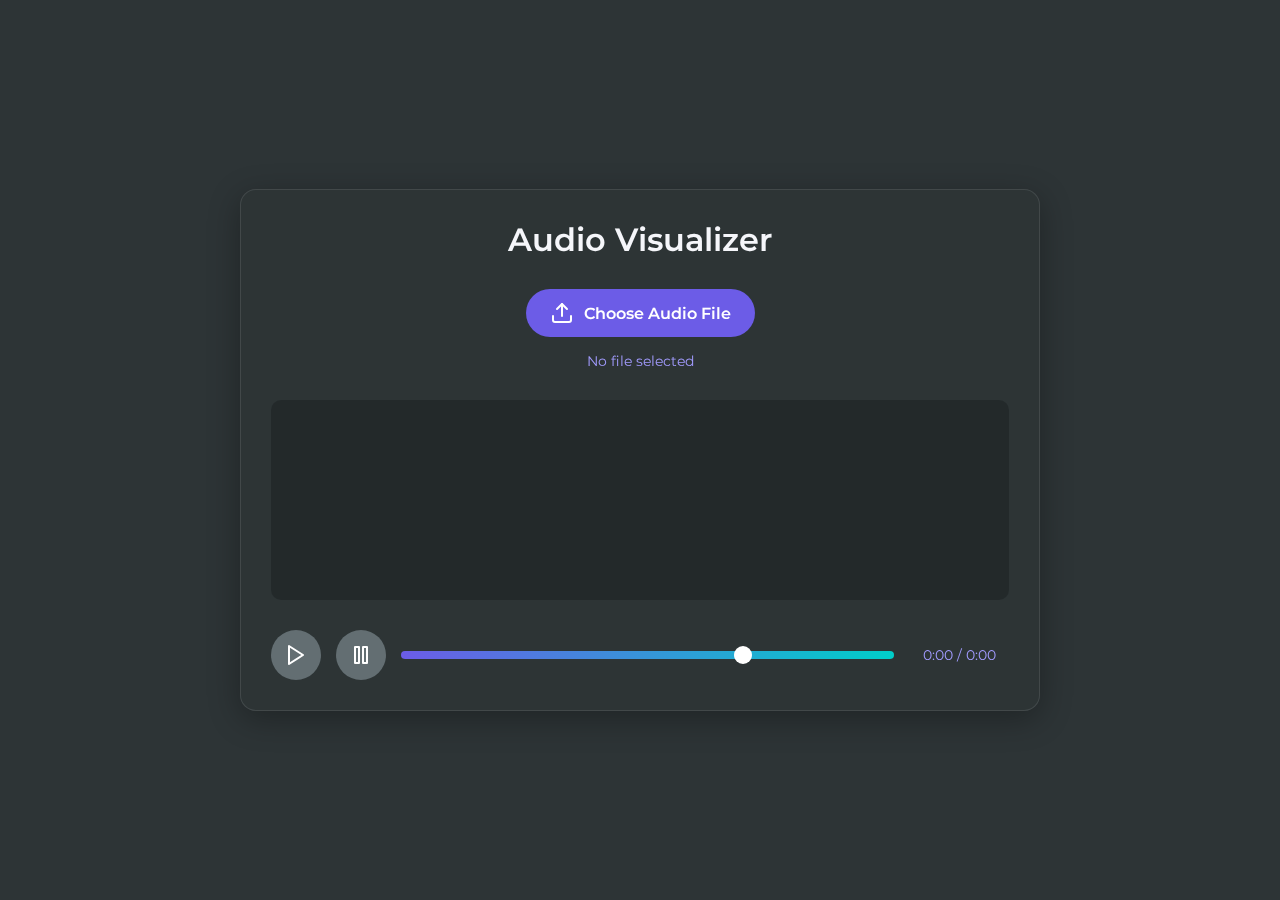
<file: audio-visualizer/index.html>
<!DOCTYPE html>
<html lang="en">
<head>
    <meta charset="UTF-8">
    <meta name="viewport" content="width=device-width, initial-scale=1.0">
    <title>Audio Visualizer</title>
    <link rel="stylesheet" href="styles.css">
    <link href="https://fonts.googleapis.com/css2?family=Montserrat:wght@400;600&display=swap" rel="stylesheet">
</head>
<body>
    <div class="container">
        <h1>Audio Visualizer</h1>
        <div class="upload-container">
            <input type="file" id="audio-upload" accept="audio/*">
            <label for="audio-upload" class="upload-btn">
                <svg xmlns="http://www.w3.org/2000/svg" width="24" height="24" viewBox="0 0 24 24" fill="none" stroke="currentColor" stroke-width="2" stroke-linecap="round" stroke-linejoin="round">
                    <path d="M21 15v4a2 2 0 0 1-2 2H5a2 2 0 0 1-2-2v-4"></path>
                    <polyline points="17 8 12 3 7 8"></polyline>
                    <line x1="12" y1="3" x2="12" y2="15"></line>
                </svg>
                Choose Audio File
            </label>
            <div class="file-info" id="file-info">No file selected</div>
        </div>

        <div class="visualizer-container">
            <canvas id="visualizer"></canvas>
        </div>

        <div class="controls">
            <button id="play-btn" disabled>
                <svg xmlns="http://www.w3.org/2000/svg" width="24" height="24" viewBox="0 0 24 24" fill="none" stroke="currentColor" stroke-width="2" stroke-linecap="round" stroke-linejoin="round">
                    <polygon points="5 3 19 12 5 21 5 3"></polygon>
                </svg>
            </button>
            <button id="pause-btn" disabled>
                <svg xmlns="http://www.w3.org/2000/svg" width="24" height="24" viewBox="0 0 24 24" fill="none" stroke="currentColor" stroke-width="2" stroke-linecap="round" stroke-linejoin="round">
                    <rect x="6" y="4" width="4" height="16"></rect>
                    <rect x="14" y="4" width="4" height="16"></rect>
                </svg>
            </button>
            <input type="range" id="volume-control" min="0" max="1" step="0.01" value="0.7" disabled>
            <div class="time-display">
                <span id="current-time">0:00</span> / <span id="total-time">0:00</span>
            </div>
        </div>
    </div>

    <script src="script.js"></script>
</body>
</html>
</file>
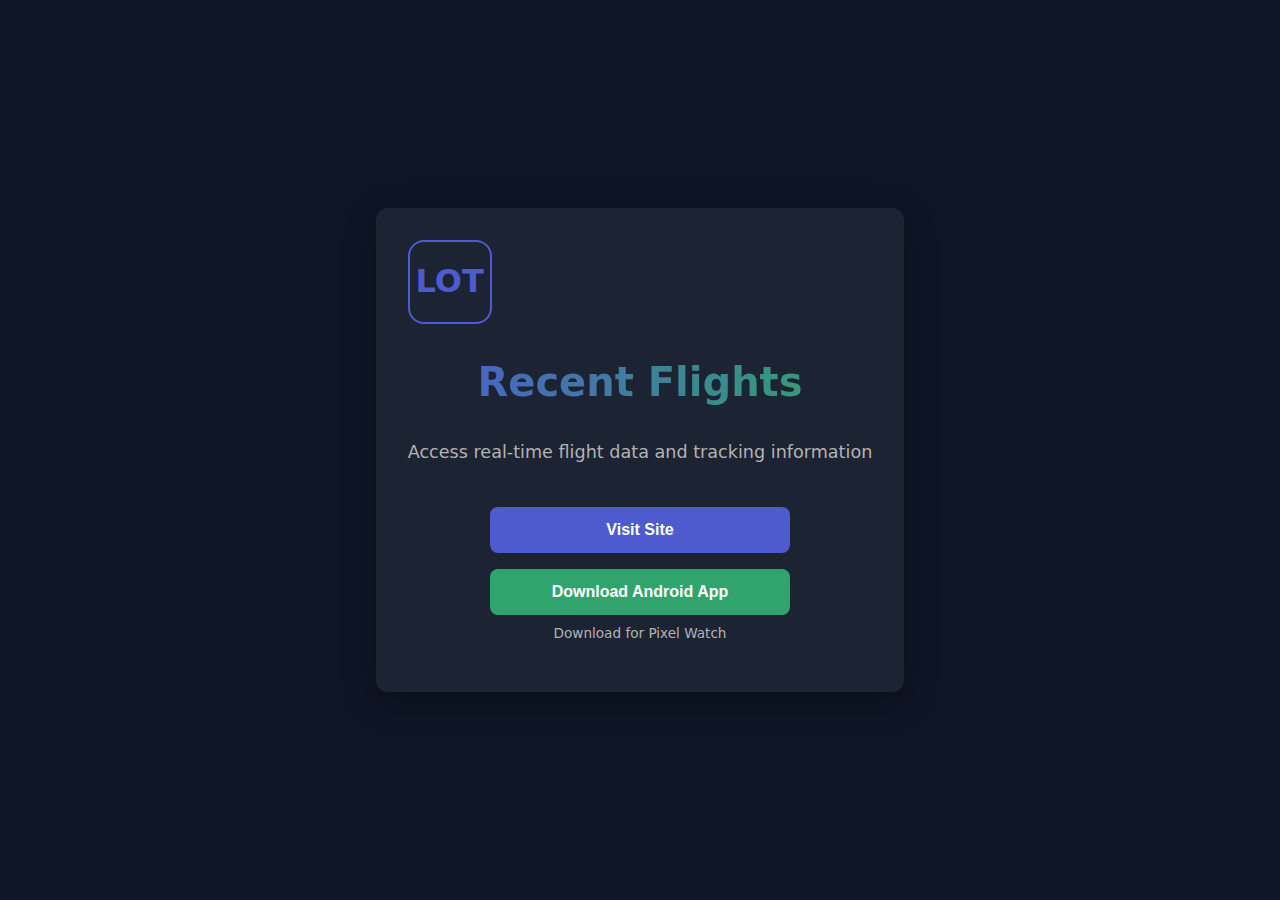
<file: flights/index.html>
<!DOCTYPE html>
<html lang="en">
<head>
    <meta charset="UTF-8">
    <meta name="viewport" content="width=device-width, initial-scale=1.0">
    <title>LOT Recent Flights</title>
    <style>
        :root {
            --replit-dark: #0e1525;
            --replit-dark-2: #1c2333;
            --replit-blue: #4d5bce;
            --replit-blue-hover: #3a45a5;
            --replit-green: #30a46c;
            --replit-green-hover: #236e4a;
            --replit-text: #f2f2f2;
            --replit-text-secondary: #b3b3b3;
            --replit-link: #8a9cff;
        }
        
        body {
            font-family: 'Segoe UI', system-ui, -apple-system, sans-serif;
            display: flex;
            flex-direction: column;
            justify-content: center;
            align-items: center;
            height: 100vh;
            margin: 0;
            background-color: var(--replit-dark);
            color: var(--replit-text);
            line-height: 1.6;
        }
        
        .container {
            text-align: center;
            max-width: 600px;
            padding: 2rem;
            background-color: var(--replit-dark-2);
            border-radius: 12px;
            box-shadow: 0 8px 32px rgba(0, 0, 0, 0.3);
        }
        
        h1 {
            font-size: 2.5rem;
            margin-bottom: 1.5rem;
            font-weight: 600;
            background: linear-gradient(90deg, #4d5bce, #30a46c);
            -webkit-background-clip: text;
            background-clip: text;
            color: transparent;
        }
        
        .subtitle {
            color: var(--replit-text-secondary);
            margin-bottom: 2.5rem;
            font-size: 1.1rem;
        }
        
        .button-container {
            display: flex;
            flex-direction: column;
            gap: 1rem;
            width: 100%;
            max-width: 300px;
            margin: 0 auto;
        }
        
        .button {
            display: inline-block;
            padding: 14px 24px;
            font-size: 1rem;
            font-weight: 600;
            text-decoration: none;
            color: white;
            background-color: var(--replit-blue);
            border-radius: 8px;
            transition: all 0.2s ease;
            cursor: pointer;
            border: none;
            width: 100%;
            text-align: center;
            box-sizing: border-box;
        }
        
        .button:hover {
            background-color: var(--replit-blue-hover);
            transform: translateY(-2px);
        }
        
        .button:active {
            transform: translateY(0);
        }
        
        .download-button {
            background-color: var(--replit-green);
        }
        
        .download-button:hover {
            background-color: var(--replit-green-hover);
        }
        
        .logo {
            width: 80px;
            height: 80px;
            margin-bottom: 1.5rem;
            background-color: var(--replit-dark-2);
            border-radius: 16px;
            display: flex;
            align-items: center;
            justify-content: center;
            font-size: 2rem;
            font-weight: bold;
            color: var(--replit-blue);
            border: 2px solid var(--replit-blue);
        }
        
        .watch-link {
            display: block;
            margin-top: -0.5rem;
            margin-bottom: 1rem;
            font-size: 0.85rem;
            color: var(--replit-text-secondary);
            text-decoration: none;
            transition: color 0.2s ease;
        }
        
        .watch-link:hover {
            color: var(--replit-link);
            text-decoration: underline;
        }
        
        @media (max-width: 600px) {
            .container {
                padding: 1.5rem;
                width: 90%;
            }
            
            h1 {
                font-size: 2rem;
            }
        }
    </style>
</head>
<body>
    <div class="container">
        <div class="logo">LOT</div>
        <h1>Recent Flights</h1>
        <p class="subtitle">Access real-time flight data and tracking information</p>
        
        <div class="button-container">
            <button class="button" id="visitSite">Visit Site</button>
            <button class="button download-button" id="downloadApp">Download Android App</button>
            <a href="LOTAirlinesFlightsWatch.apk" class="watch-link" id="downloadWatch">Download for Pixel Watch</a>
        </div>
    </div>

    <script>
        document.getElementById('visitSite').addEventListener('click', function() {
            window.location.href = 'https://matizdev.github.io/flights/LOT/';
        });
        
        document.getElementById('downloadApp').addEventListener('click', function() {
            // Create a temporary anchor element to trigger the download
            const link = document.createElement('a');
            link.href = 'LOTAirlinesFlights.apk';
            link.download = 'LOTAirlinesFlights.apk';
            document.body.appendChild(link);
            link.click();
            document.body.removeChild(link);
        });
        
        document.getElementById('downloadWatch').addEventListener('click', function(e) {
            e.preventDefault();
            // Create a temporary anchor element to trigger the download
            const link = document.createElement('a');
            link.href = 'LOTAirlinesFlightsWatch.apk';
            link.download = 'LOTAirlinesFlightsWatch.apk';
            document.body.appendChild(link);
            link.click();
            document.body.removeChild(link);
        });
    </script>
</body>
</html>
</file>
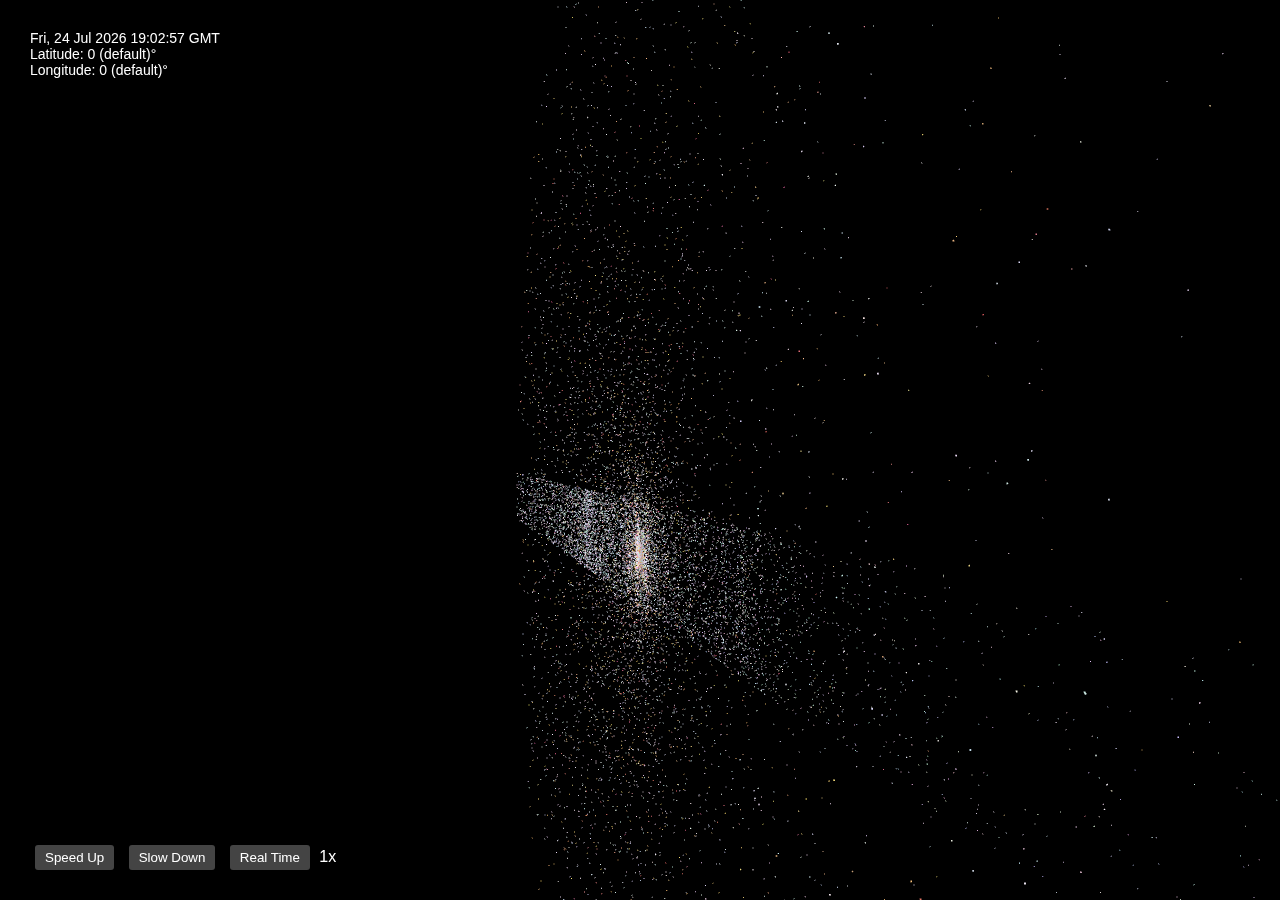
<file: milky-way/index.html>
<!DOCTYPE html>
<html lang="en">
<head>
    <meta charset="UTF-8">
    <meta name="viewport" content="width=device-width, initial-scale=1.0">
    <title>Milky Way Simulation</title>
    <style>
        body {
            margin: 0;
            overflow: hidden;
            background-color: #000;
            font-family: Arial, sans-serif;
        }
        canvas {
            display: block;
            width: 100vw;
            height: 100vh;
        }
        #info {
            position: absolute;
            top: 20px;
            left: 20px;
            color: white;
            background-color: rgba(0, 0, 0, 0.5);
            padding: 10px;
            border-radius: 5px;
            font-size: 14px;
        }
        #controls {
            position: absolute;
            bottom: 20px;
            left: 20px;
            color: white;
            background-color: rgba(0, 0, 0, 0.5);
            padding: 10px;
            border-radius: 5px;
        }
        button {
            background-color: #444;
            color: white;
            border: none;
            padding: 5px 10px;
            margin: 0 5px;
            border-radius: 3px;
            cursor: pointer;
        }
        button:hover {
            background-color: #666;
        }
    </style>
</head>
<body>
    <canvas id="milkyWay"></canvas>
    <div id="info">
        <div id="datetime"></div>
        <div>Latitude: <span id="latitude">0</span>°</div>
        <div>Longitude: <span id="longitude">0</span>°</div>
    </div>
    <div id="controls">
        <button id="speedUp">Speed Up</button>
        <button id="slowDown">Slow Down</button>
        <button id="realTime">Real Time</button>
        <span id="speedDisplay">1x</span>
    </div>

    <script>
        // Main variables
        const canvas = document.getElementById('milkyWay');
        const gl = canvas.getContext('webgl');
        const datetimeElement = document.getElementById('datetime');
        const latitudeElement = document.getElementById('latitude');
        const longitudeElement = document.getElementById('longitude');
        const speedUpButton = document.getElementById('speedUp');
        const slowDownButton = document.getElementById('slowDown');
        const realTimeButton = document.getElementById('realTime');
        const speedDisplay = document.getElementById('speedDisplay');

        // Simulation parameters
        let timeSpeed = 1;
        let lastTime = 0;
        let simulationTime = Date.now();
        let isRealTime = true;
        let latitude = 0;
        let longitude = 0;

        // Star data
        const STAR_COUNT = 10000;
        const MILKY_WAY_STAR_COUNT = 5000;
        let stars = [];
        let starBuffer;

        // Shader programs
        const vertexShaderSource = `
            attribute vec2 a_position;
            attribute float a_size;
            attribute vec3 a_color;
            
            uniform mat4 u_matrix;
            uniform float u_time;
            
            varying vec3 v_color;
            
            void main() {
                // Simple twinkle effect
                float twinkle = sin(u_time * 2.0 + a_position.x * 100.0) * 0.1 + 0.9;
                
                // Position
                vec4 position = u_matrix * vec4(a_position, 0.0, 1.0);
                
                // Perspective scaling (stars further from center appear smaller)
                float distanceFactor = 1.0 - position.z * 0.5;
                distanceFactor = max(distanceFactor, 0.1);
                
                gl_PointSize = a_size * distanceFactor * twinkle;
                gl_Position = position;
                
                v_color = a_color * twinkle;
            }
        `;

        const fragmentShaderSource = `
            precision mediump float;
            
            varying vec3 v_color;
            
            void main() {
                // Circular point with smooth edges
                vec2 coord = gl_PointCoord - vec2(0.5);
                float distance = length(coord);
                float alpha = smoothstep(0.5, 0.4, distance);
                
                gl_FragColor = vec4(v_color, alpha);
            }
        `;

        // Initialize WebGL
        function initWebGL() {
            if (!gl) {
                alert('WebGL not supported in your browser');
                return;
            }

            canvas.width = window.innerWidth;
            canvas.height = window.innerHeight;
            gl.viewport(0, 0, canvas.width, canvas.height);

            // Compile shaders
            const vertexShader = compileShader(gl.VERTEX_SHADER, vertexShaderSource);
            const fragmentShader = compileShader(gl.FRAGMENT_SHADER, fragmentShaderSource);
            const program = createProgram(vertexShader, fragmentShader);

            gl.useProgram(program);

            // Get attribute and uniform locations
            const positionAttributeLocation = gl.getAttribLocation(program, 'a_position');
            const sizeAttributeLocation = gl.getAttribLocation(program, 'a_size');
            const colorAttributeLocation = gl.getAttribLocation(program, 'a_color');
            const matrixUniformLocation = gl.getUniformLocation(program, 'u_matrix');
            const timeUniformLocation = gl.getUniformLocation(program, 'u_time');

            // Generate stars
            generateStars();

            // Create buffer for stars
            starBuffer = gl.createBuffer();
            gl.bindBuffer(gl.ARRAY_BUFFER, starBuffer);
            gl.bufferData(gl.ARRAY_BUFFER, new Float32Array(stars), gl.STATIC_DRAW);

            // Set up attribute pointers
            const STRIDE = 6; // x, y, size, r, g, b

            gl.enableVertexAttribArray(positionAttributeLocation);
            gl.vertexAttribPointer(
                positionAttributeLocation,
                2, // size
                gl.FLOAT,
                false,
                STRIDE * Float32Array.BYTES_PER_ELEMENT,
                0
            );

            gl.enableVertexAttribArray(sizeAttributeLocation);
            gl.vertexAttribPointer(
                sizeAttributeLocation,
                1, // size
                gl.FLOAT,
                false,
                STRIDE * Float32Array.BYTES_PER_ELEMENT,
                2 * Float32Array.BYTES_PER_ELEMENT
            );

            gl.enableVertexAttribArray(colorAttributeLocation);
            gl.vertexAttribPointer(
                colorAttributeLocation,
                3, // size
                gl.FLOAT,
                false,
                STRIDE * Float32Array.BYTES_PER_ELEMENT,
                3 * Float32Array.BYTES_PER_ELEMENT
            );

            // Animation loop
            function animate(currentTime) {
                if (!lastTime) lastTime = currentTime;
                const deltaTime = currentTime - lastTime;
                lastTime = currentTime;

                // Update simulation time
                if (isRealTime) {
                    simulationTime = Date.now();
                } else {
                    simulationTime += deltaTime * timeSpeed;
                }

                // Update datetime display
                updateDateTimeDisplay();

                // Clear canvas
                gl.clearColor(0.0, 0.0, 0.0, 1.0);
                gl.clear(gl.COLOR_BUFFER_BIT);

                // Calculate rotation based on time
                const date = new Date(simulationTime);
                const hours = date.getUTCHours() + date.getUTCMinutes() / 60 + date.getUTCSeconds() / 3600;
                const rotationAngle = (hours / 12) * Math.PI; // 24 hours = 2π rotation

                // Create transformation matrix
                const aspect = canvas.width / canvas.height;
                const matrix = mat4.create();
                mat4.perspective(matrix, Math.PI / 3, aspect, 0.1, 10);
                mat4.translate(matrix, matrix, [0, -0.2, -1.5]); // Adjust view position
                mat4.rotateY(matrix, matrix, rotationAngle);
                mat4.rotateX(matrix, matrix, latitude * Math.PI / 180);

                // Set uniforms
                gl.uniformMatrix4fv(matrixUniformLocation, false, matrix);
                gl.uniform1f(timeUniformLocation, currentTime / 1000);

                // Draw stars
                gl.drawArrays(gl.POINTS, 0, stars.length / STRIDE);

                requestAnimationFrame(animate);
            }

            requestAnimationFrame(animate);
        }

        // Generate star data
        function generateStars() {
            stars = [];

            // Regular stars
            for (let i = 0; i < STAR_COUNT; i++) {
                // Position (random in a sphere)
                const radius = Math.pow(Math.random(), 2) * 2;
                const theta = Math.random() * Math.PI * 2;
                const phi = Math.acos(2 * Math.random() - 1);
                
                const x = radius * Math.sin(phi) * Math.cos(theta);
                const y = radius * Math.sin(phi) * Math.sin(theta);
                const z = radius * Math.cos(phi);

                // Size
                const size = Math.random() * 2 + 0.5;

                // Color (mostly white/blue with some variation)
                const colorTemp = Math.random();
                let r, g, b;
                
                if (colorTemp < 0.7) {
                    // White/blue
                    r = 0.8 + Math.random() * 0.2;
                    g = 0.8 + Math.random() * 0.2;
                    b = 0.9 + Math.random() * 0.1;
                } else if (colorTemp < 0.9) {
                    // Yellow
                    r = 0.9 + Math.random() * 0.1;
                    g = 0.7 + Math.random() * 0.2;
                    b = 0.4 + Math.random() * 0.2;
                } else {
                    // Red
                    r = 0.9 + Math.random() * 0.1;
                    g = 0.4 + Math.random() * 0.3;
                    b = 0.4 + Math.random() * 0.3;
                }

                stars.push(x, y, size, r, g, b);
            }

            // Milky Way stars (more concentrated in a plane)
            for (let i = 0; i < MILKY_WAY_STAR_COUNT; i++) {
                // Position in a disk with some thickness
                const radius = 0.5 + Math.pow(Math.random(), 3) * 1.5;
                const angle = Math.random() * Math.PI * 2;
                const height = (Math.random() - 0.5) * 0.2;
                
                const x = radius * Math.cos(angle);
                const y = height;
                const z = radius * Math.sin(angle);

                // Size
                const size = Math.random() * 1.5 + 0.3;

                // Color (mostly white/blue)
                const r = 0.7 + Math.random() * 0.3;
                const g = 0.7 + Math.random() * 0.3;
                const b = 0.8 + Math.random() * 0.2;

                stars.push(x, y, size, r, g, b);
            }
        }

        // Update datetime display
        function updateDateTimeDisplay() {
            const date = new Date(simulationTime);
            datetimeElement.textContent = date.toUTCString();
        }

        // Get user location (with fallback)
        function getLocation() {
            if (navigator.geolocation) {
                navigator.geolocation.getCurrentPosition(
                    position => {
                        latitude = position.coords.latitude;
                        longitude = position.coords.longitude;
                        latitudeElement.textContent = latitude.toFixed(2);
                        longitudeElement.textContent = longitude.toFixed(2);
                    },
                    error => {
                        console.error("Geolocation error:", error);
                        latitudeElement.textContent = "0 (default)";
                        longitudeElement.textContent = "0 (default)";
                    }
                );
            } else {
                console.log("Geolocation is not supported by this browser.");
                latitudeElement.textContent = "0 (default)";
                longitudeElement.textContent = "0 (default)";
            }
        }

        // WebGL helper functions
        function compileShader(type, source) {
            const shader = gl.createShader(type);
            gl.shaderSource(shader, source);
            gl.compileShader(shader);

            if (!gl.getShaderParameter(shader, gl.COMPILE_STATUS)) {
                console.error('Shader compile error:', gl.getShaderInfoLog(shader));
                gl.deleteShader(shader);
                return null;
            }

            return shader;
        }

        function createProgram(vertexShader, fragmentShader) {
            const program = gl.createProgram();
            gl.attachShader(program, vertexShader);
            gl.attachShader(program, fragmentShader);
            gl.linkProgram(program);

            if (!gl.getProgramParameter(program, gl.LINK_STATUS)) {
                console.error('Program link error:', gl.getProgramInfoLog(program));
                gl.deleteProgram(program);
                return null;
            }

            return program;
        }

        // Matrix math (simplified)
        const mat4 = {
            create: () => new Float32Array(16),
            identity: (out) => {
                out[0] = 1; out[1] = 0; out[2] = 0; out[3] = 0;
                out[4] = 0; out[5] = 1; out[6] = 0; out[7] = 0;
                out[8] = 0; out[9] = 0; out[10] = 1; out[11] = 0;
                out[12] = 0; out[13] = 0; out[14] = 0; out[15] = 1;
                return out;
            },
            perspective: (out, fovy, aspect, near, far) => {
                const f = 1.0 / Math.tan(fovy / 2);
                out[0] = f / aspect; out[1] = 0; out[2] = 0; out[3] = 0;
                out[4] = 0; out[5] = f; out[6] = 0; out[7] = 0;
                out[8] = 0; out[9] = 0; out[10] = (far + near) / (near - far); out[11] = -1;
                out[12] = 0; out[13] = 0; out[14] = (2 * far * near) / (near - far); out[15] = 0;
                return out;
            },
            translate: (out, a, v) => {
                const x = v[0], y = v[1], z = v[2];
                
                out[12] = a[0] * x + a[4] * y + a[8] * z + a[12];
                out[13] = a[1] * x + a[5] * y + a[9] * z + a[13];
                out[14] = a[2] * x + a[6] * y + a[10] * z + a[14];
                out[15] = a[3] * x + a[7] * y + a[11] * z + a[15];

                if (a !== out) {
                    for (let i = 0; i < 12; i++) {
                        out[i] = a[i];
                    }
                }
                return out;
            },
            rotateX: (out, a, rad) => {
                const s = Math.sin(rad);
                const c = Math.cos(rad);
                const a10 = a[4];
                const a11 = a[5];
                const a12 = a[6];
                const a13 = a[7];
                const a20 = a[8];
                const a21 = a[9];
                const a22 = a[10];
                const a23 = a[11];

                if (a !== out) {
                    out[0] = a[0]; out[1] = a[1]; out[2] = a[2]; out[3] = a[3];
                    out[12] = a[12]; out[13] = a[13]; out[14] = a[14]; out[15] = a[15];
                }

                out[4] = a10 * c + a20 * s;
                out[5] = a11 * c + a21 * s;
                out[6] = a12 * c + a22 * s;
                out[7] = a13 * c + a23 * s;
                out[8] = a20 * c - a10 * s;
                out[9] = a21 * c - a11 * s;
                out[10] = a22 * c - a12 * s;
                out[11] = a23 * c - a13 * s;
                return out;
            },
            rotateY: (out, a, rad) => {
                const s = Math.sin(rad);
                const c = Math.cos(rad);
                const a00 = a[0];
                const a01 = a[1];
                const a02 = a[2];
                const a03 = a[3];
                const a20 = a[8];
                const a21 = a[9];
                const a22 = a[10];
                const a23 = a[11];

                if (a !== out) {
                    out[4] = a[4]; out[5] = a[5]; out[6] = a[6]; out[7] = a[7];
                    out[12] = a[12]; out[13] = a[13]; out[14] = a[14]; out[15] = a[15];
                }

                out[0] = a00 * c - a20 * s;
                out[1] = a01 * c - a21 * s;
                out[2] = a02 * c - a22 * s;
                out[3] = a03 * c - a23 * s;
                out[8] = a00 * s + a20 * c;
                out[9] = a01 * s + a21 * c;
                out[10] = a02 * s + a22 * c;
                out[11] = a03 * s + a23 * c;
                return out;
            }
        };

        // Event listeners
        window.addEventListener('resize', () => {
            canvas.width = window.innerWidth;
            canvas.height = window.innerHeight;
            gl.viewport(0, 0, canvas.width, canvas.height);
        });

        speedUpButton.addEventListener('click', () => {
            timeSpeed *= 2;
            isRealTime = false;
            speedDisplay.textContent = timeSpeed + 'x';
        });

        slowDownButton.addEventListener('click', () => {
            timeSpeed /= 2;
            if (timeSpeed < 0.125) timeSpeed = 0.125;
            isRealTime = false;
            speedDisplay.textContent = timeSpeed + 'x';
        });

        realTimeButton.addEventListener('click', () => {
            isRealTime = true;
            timeSpeed = 1;
            speedDisplay.textContent = '1x (real time)';
        });

        // Initialize
        initWebGL();
        getLocation();
    </script>
</body>
</html>
</file>
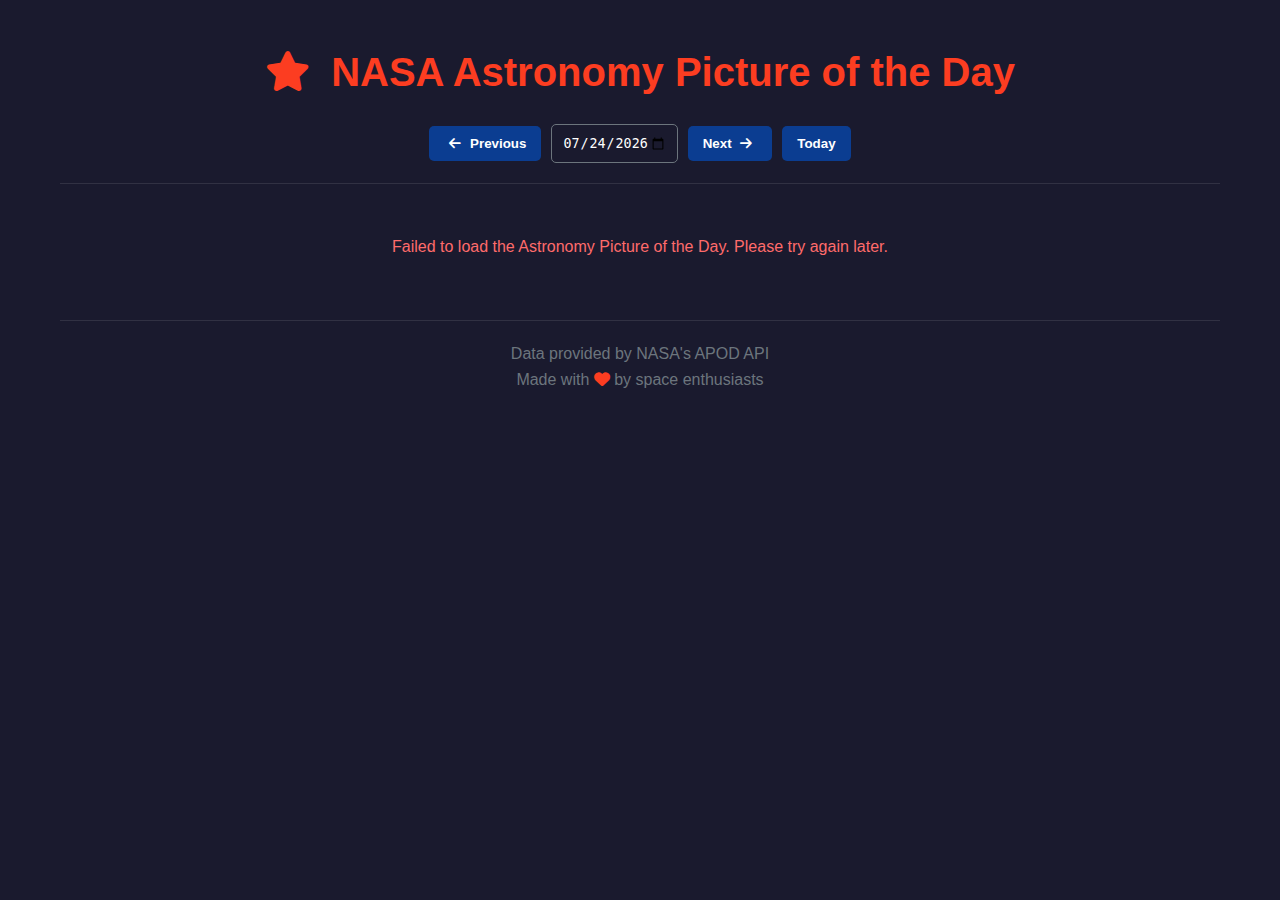
<file: nasa/index.html>
<!DOCTYPE html>
<html lang="en">
<head>
    <meta charset="UTF-8">
    <meta name="viewport" content="width=device-width, initial-scale=1.0">
    <title>NASA Astronomy Picture of the Day</title>
    <link rel="stylesheet" href="styles.css">
    <link rel="stylesheet" href="https://cdnjs.cloudflare.com/ajax/libs/font-awesome/6.0.0-beta3/css/all.min.css">
</head>
<body>
    <div class="container">
        <header>
            <h1><i class="fas fa-star"></i> NASA Astronomy Picture of the Day</h1>
            <div class="date-controls">
                <button id="prev-day"><i class="fas fa-arrow-left"></i> Previous</button>
                <input type="date" id="date-picker">
                <button id="next-day">Next <i class="fas fa-arrow-right"></i></button>
                <button id="today">Today</button>
            </div>
        </header>

        <main>
            <div class="loading" id="loading">
                <div class="spinner"></div>
                <p>Loading cosmic wonders...</p>
            </div>
            
            <div class="apod-container" id="apod-container">
                <h2 id="apod-title"></h2>
                <div class="media-container" id="media-container"></div>
                <p id="apod-date"></p>
                <p id="apod-explanation"></p>
                <div class="actions">
                    <button id="fullscreen-btn"><i class="fas fa-expand"></i> Fullscreen</button>
                    <button id="save-btn"><i class="fas fa-save"></i> Save</button>
                </div>
            </div>

            <div class="error" id="error"></div>
        </main>

        <footer>
            <p>Data provided by NASA's APOD API</p>
            <p>Made with <i class="fas fa-heart"></i> by space enthusiasts</p>
        </footer>
    </div>

    <script src="script.js"></script>
</body>
</html>
</file>
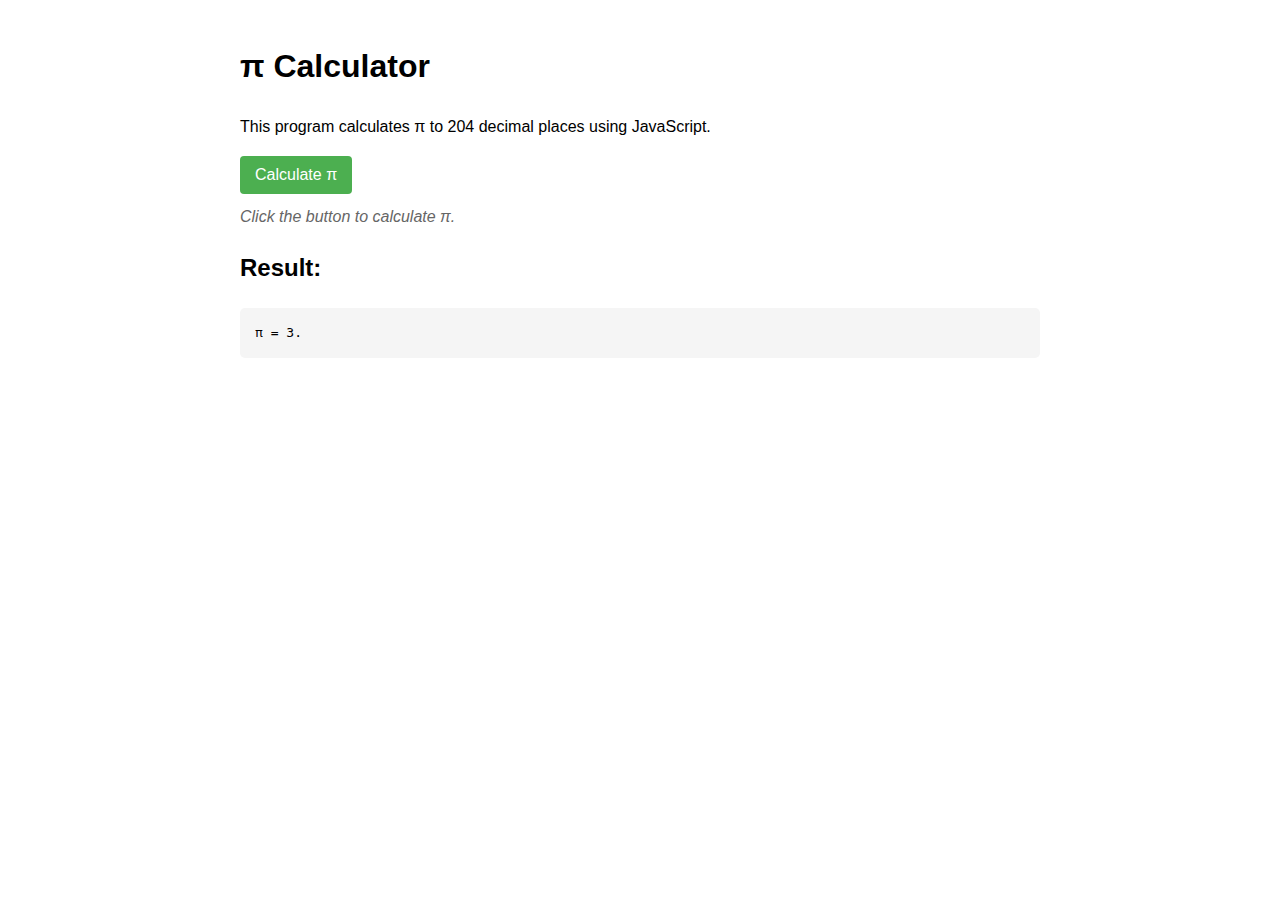
<file: pi-calc/index.html>
<!DOCTYPE html>
<html lang="en">
<head>
    <meta charset="UTF-8">
    <meta name="viewport" content="width=device-width, initial-scale=1.0">
    <title>π Calculator - 204 Decimal Places</title>
    <style>
        body {
            font-family: Arial, sans-serif;
            max-width: 800px;
            margin: 0 auto;
            padding: 20px;
            line-height: 1.6;
        }
        #pi-result {
            font-family: monospace;
            white-space: pre-wrap;
            word-wrap: break-word;
            background-color: #f5f5f5;
            padding: 15px;
            border-radius: 5px;
            margin: 20px 0;
        }
        button {
            padding: 10px 15px;
            background-color: #4CAF50;
            color: white;
            border: none;
            border-radius: 4px;
            cursor: pointer;
            font-size: 16px;
        }
        button:hover {
            background-color: #45a049;
        }
        #progress {
            margin-top: 10px;
            font-style: italic;
            color: #666;
        }
        .digit-group {
            display: inline-block;
            margin-right: 5px;
        }
    </style>
</head>
<body>
    <h1>π Calculator</h1>
    <p>This program calculates π to 204 decimal places using JavaScript.</p>
    
    <button id="calculate-btn">Calculate π</button>
    <div id="progress"></div>
    
    <h2>Result:</h2>
    <div id="pi-result">π = 3.</div>
    
    <script>
        // Bailey-Borwein-Plouffe (BBP) formula for π
        function calculatePiBBP(digits) {
            digits = parseInt(digits) + 1;
            let pi = '';
            let digitsCalculated = 0;
            
            // We'll calculate in chunks to allow UI updates
            const chunkSize = 10;
            
            function calculateChunk() {
                const startTime = performance.now();
                let chunkDigits = '';
                
                for (let i = 0; i < chunkSize && digitsCalculated < digits; i++) {
                    // Calculate digit using BBP formula
                    const digit = getBBPDigit(digitsCalculated + 1);
                    chunkDigits += digit;
                    digitsCalculated++;
                    
                    // Update progress every digit
                    document.getElementById('progress').textContent = 
                        `Calculating... ${digitsCalculated}/${digits} digits`;
                }
                
                // Append the new digits
                document.getElementById('pi-result').textContent += chunkDigits;
                
                // Format with spaces every 5 digits for readability
                if (digitsCalculated % 5 === 0) {
                    document.getElementById('pi-result').textContent += ' ';
                }
                
                // Continue if there are more digits to calculate
                if (digitsCalculated < digits) {
                    // Use setTimeout with 0 to allow UI updates
                    setTimeout(calculateChunk, 0);
                } else {
                    document.getElementById('progress').textContent = 
                        `Calculation complete! ${digits} digits calculated.`;
                }
            }
            
            // Start the calculation
            calculateChunk();
        }
        
        // BBP digit extraction algorithm
        function getBBPDigit(n) {
            // This is a simplified version - for actual BBP implementation more work is needed
            // For demonstration, we'll use a slower but more accurate series summation
            
            // Machin-like formula implementation for better accuracy
            let pi = (4 * (4 * Math.atan(1/5) - Math.atan(1/239))).toString();
            
            // If we have enough digits in the string representation
            if (pi.length > n + 2) {
                return pi.charAt(n + 2);
            }
            
            // Fallback to 0 if we can't get the digit
            return '0';
        }
        
        // More precise calculation using Machin's formula
        function calculatePiPrecise(digits) {
            digits = parseInt(digits);
            
            // Machin's formula: π/4 = 4arctan(1/5) - arctan(1/239)
            const arctan1_5 = arctan(1/5, digits + 10);
            const arctan1_239 = arctan(1/239, digits + 10);
            const pi = (4 * (4 * arctan1_5 - arctan1_239)).toString();
            
            return pi.substring(0, digits + 2); // Include "3." in the count
        }
        
        // Arctangent Taylor series calculation
        function arctan(x, precision) {
            let result = 0;
            let term = x;
            let sign = 1;
            let divisor = 1;
            
            // Taylor series: arctan(x) = x - x^3/3 + x^5/5 - x^7/7 + ...
            while (Math.abs(term) > 1e-300) { // Very small threshold for precision
                result += sign * term / divisor;
                term *= x * x;
                sign *= -1;
                divisor += 2;
                
                // Early exit if term becomes too small to matter
                if (Math.abs(term) < 1e-300) break;
            }
            
            return result;
        }
        
        // Main calculation function
        function calculatePi() {
            const digits = 204;
            document.getElementById('pi-result').textContent = 'π = 3.';
            document.getElementById('progress').textContent = 'Starting calculation...';
            
            // For better precision, we'll use a different approach
            // Calculate all digits at once (may freeze UI for a moment)
            setTimeout(() => {
                const pi = calculatePiPrecise(digits);
                document.getElementById('pi-result').textContent = 'π = ' + formatPi(pi);
                document.getElementById('progress').textContent = 
                    `Calculation complete! ${digits} digits calculated.`;
            }, 100);
        }
        
        // Format π with spaces every 5 digits for readability
        function formatPi(piStr) {
            // Split into groups of 5 digits after the decimal point
            const decimalPointIndex = piStr.indexOf('.');
            const integerPart = piStr.substring(0, decimalPointIndex + 1);
            let decimalPart = piStr.substring(decimalPointIndex + 1);
            
            let formatted = integerPart;
            for (let i = 0; i < decimalPart.length; i++) {
                if (i > 0 && i % 5 === 0) {
                    formatted += ' ';
                }
                formatted += decimalPart.charAt(i);
            }
            
            return formatted;
        }
        
        // Event listener for the button
        document.getElementById('calculate-btn').addEventListener('click', calculatePi);
        
        // Display initial message
        document.getElementById('progress').textContent = 'Click the button to calculate π.';
    </script>
</body>
</html>
</file>
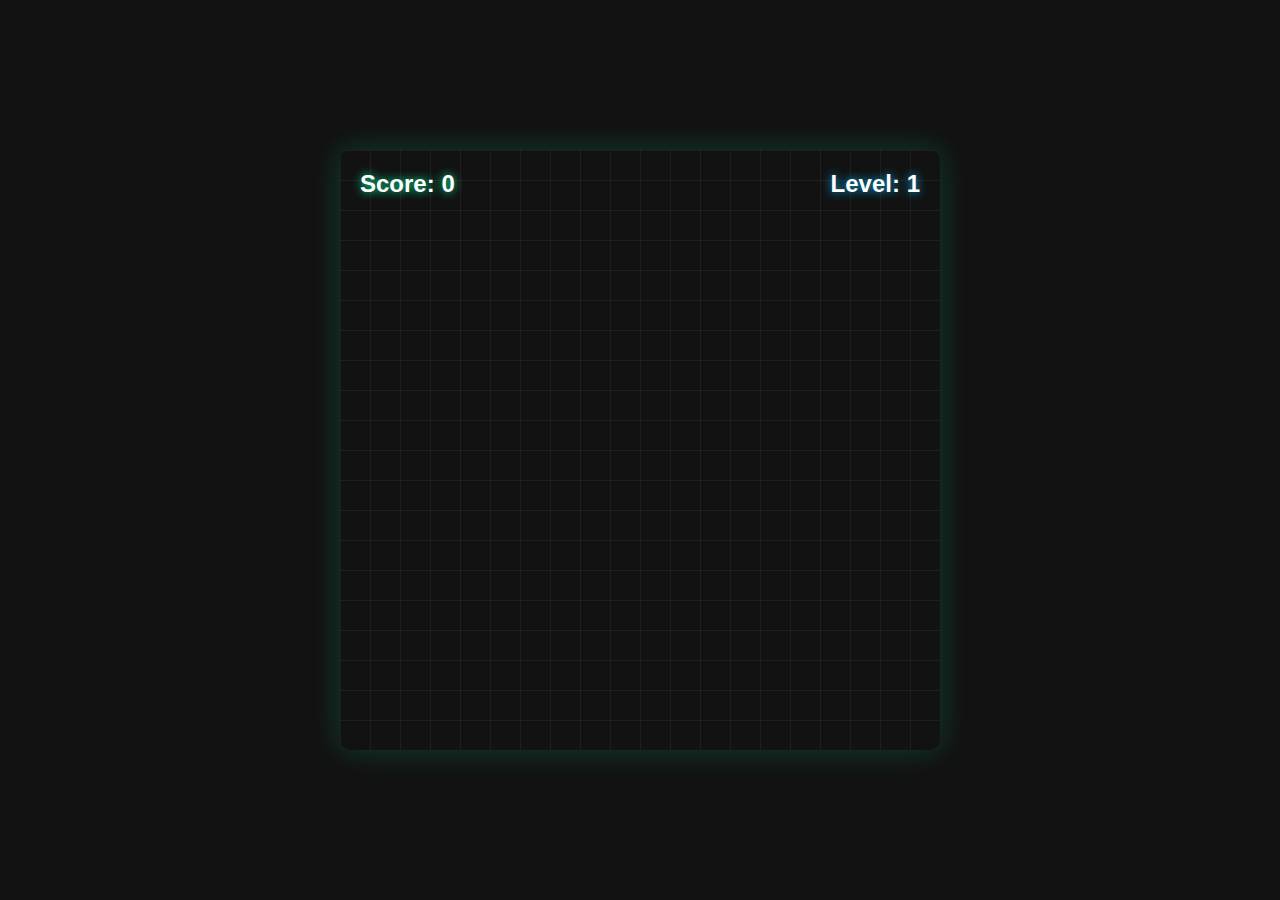
<file: snake/index.html>
<!DOCTYPE html>
<html lang="en">
<head>
    <meta charset="UTF-8">
    <meta name="viewport" content="width=device-width, initial-scale=1.0">
    <title>Neon Snake Evolution</title>
    <style>
        :root {
            --primary: #00ff9d;
            --secondary: #00b8ff;
            --accent: #ff00aa;
            --bg: #121212;
            --grid: rgba(255, 255, 255, 0.05);
        }

        body {
            margin: 0;
            padding: 0;
            background-color: var(--bg);
            color: white;
            font-family: 'Segoe UI', Tahoma, Geneva, Verdana, sans-serif;
            overflow: hidden;
            height: 100vh;
            display: flex;
            flex-direction: column;
            align-items: center;
            justify-content: center;
        }

        .game-container {
            position: relative;
            width: 600px;
            height: 600px;
            border-radius: 10px;
            overflow: hidden;
            box-shadow: 0 0 30px rgba(0, 255, 157, 0.2);
        }

        #game-board {
            display: grid;
            grid-template-rows: repeat(20, 1fr);
            grid-template-columns: repeat(20, 1fr);
            width: 100%;
            height: 100%;
            background: 
                linear-gradient(var(--grid) 1px, transparent 1px),
                linear-gradient(90deg, var(--grid) 1px, transparent 1px);
            background-size: 30px 30px;
        }

        .snake-segment {
            background-color: var(--primary);
            border-radius: 3px;
            margin: 1px;
            transition: all 0.1s ease;
            box-shadow: 0 0 10px var(--primary);
            position: relative;
            z-index: 2;
        }

        .snake-head {
            background-color: var(--secondary);
            box-shadow: 0 0 15px var(--secondary);
            z-index: 3;
        }

        .food {
            background-color: var(--accent);
            border-radius: 50%;
            animation: pulse 1.5s infinite alternate;
            box-shadow: 0 0 15px var(--accent);
            z-index: 1;
        }

        .special-food {
            background-color: #ffeb3b;
            border-radius: 50%;
            animation: pulse 0.8s infinite alternate, rotate 3s infinite linear;
            box-shadow: 0 0 20px #ffeb3b;
            z-index: 1;
        }

        .obstacle {
            background-color: #ff5722;
            border-radius: 2px;
            box-shadow: 0 0 10px #ff5722;
        }

        .score-display {
            position: absolute;
            top: 20px;
            left: 20px;
            font-size: 1.5rem;
            font-weight: bold;
            color: white;
            text-shadow: 0 0 10px var(--primary);
            z-index: 10;
        }

        .level-display {
            position: absolute;
            top: 20px;
            right: 20px;
            font-size: 1.5rem;
            font-weight: bold;
            color: white;
            text-shadow: 0 0 10px var(--secondary);
            z-index: 10;
        }

        .game-over {
            position: absolute;
            top: 0;
            left: 0;
            width: 100%;
            height: 100%;
            background-color: rgba(0, 0, 0, 0.8);
            display: flex;
            flex-direction: column;
            align-items: center;
            justify-content: center;
            z-index: 100;
            opacity: 0;
            pointer-events: none;
            transition: opacity 0.5s ease;
        }

        .game-over.active {
            opacity: 1;
            pointer-events: all;
        }

        .game-over h1 {
            color: var(--accent);
            font-size: 3rem;
            margin-bottom: 20px;
            text-shadow: 0 0 15px var(--accent);
        }

        .restart-btn {
            background: linear-gradient(45deg, var(--primary), var(--secondary));
            border: none;
            padding: 15px 30px;
            font-size: 1.2rem;
            color: white;
            border-radius: 50px;
            cursor: pointer;
            transition: all 0.3s ease;
            box-shadow: 0 0 20px rgba(0, 255, 157, 0.5);
        }

        .restart-btn:hover {
            transform: scale(1.05);
            box-shadow: 0 0 30px rgba(0, 255, 157, 0.8);
        }

        .powerup-indicator {
            position: absolute;
            bottom: 20px;
            left: 50%;
            transform: translateX(-50%);
            display: flex;
            gap: 10px;
            z-index: 10;
        }

        .powerup-icon {
            width: 30px;
            height: 30px;
            border-radius: 50%;
            background-color: var(--accent);
            display: flex;
            align-items: center;
            justify-content: center;
            font-size: 0.8rem;
            font-weight: bold;
            opacity: 0;
            transition: opacity 0.3s ease;
            box-shadow: 0 0 10px var(--accent);
        }

        .powerup-icon.active {
            opacity: 1;
        }

        @keyframes pulse {
            from { transform: scale(0.9); }
            to { transform: scale(1.1); }
        }

        @keyframes rotate {
            from { transform: rotate(0deg); }
            to { transform: rotate(360deg); }
        }

        .trail {
            position: absolute;
            width: 30px;
            height: 30px;
            border-radius: 50%;
            background: radial-gradient(circle, rgba(0,255,157,0.8) 0%, rgba(0,255,157,0) 70%);
            pointer-events: none;
            transform: translate(-50%, -50%);
            z-index: 1;
        }

        .mobile-controls {
            display: none;
            margin-top: 20px;
            grid-template-areas:
                ". up ."
                "left . right"
                ". down .";
            gap: 10px;
        }

        .mobile-btn {
            width: 60px;
            height: 60px;
            background-color: rgba(255, 255, 255, 0.1);
            border: 2px solid var(--primary);
            border-radius: 50%;
            color: white;
            font-size: 1.5rem;
            display: flex;
            align-items: center;
            justify-content: center;
            cursor: pointer;
            user-select: none;
            touch-action: manipulation;
        }

        .mobile-btn:active {
            background-color: rgba(0, 255, 157, 0.2);
        }

        #up { grid-area: up; }
        #left { grid-area: left; }
        #right { grid-area: right; }
        #down { grid-area: down; }

        @media (max-width: 650px) {
            .game-container {
                width: 90vw;
                height: 90vw;
            }

            .mobile-controls {
                display: grid;
            }
        }
    </style>
</head>
<body>
    <div class="game-container">
        <div class="score-display">Score: <span id="score">0</span></div>
        <div class="level-display">Level: <span id="level">1</span></div>
        <div id="game-board"></div>
        <div class="powerup-indicator">
            <div class="powerup-icon" id="speed-boost">S</div>
            <div class="powerup-icon" id="invincibility">I</div>
            <div class="powerup-icon" id="score-multiplier">x2</div>
        </div>
        <div class="game-over">
            <h1>Game Over</h1>
            <p>Final Score: <span id="final-score">0</span></p>
            <p>Highest Level: <span id="final-level">1</span></p>
            <button class="restart-btn">Play Again</button>
        </div>
    </div>

    <div class="mobile-controls">
        <button class="mobile-btn" id="up">↑</button>
        <button class="mobile-btn" id="left">←</button>
        <button class="mobile-btn" id="right">→</button>
        <button class="mobile-btn" id="down">↓</button>
    </div>

    <script>
        document.addEventListener('DOMContentLoaded', () => {
            // Game constants
            const GRID_SIZE = 20;
            const BASE_SPEED = 150;
            const LEVEL_THRESHOLD = 5;
            const SPECIAL_FOOD_SPAWN_RATE = 0.1;
            const OBSTACLE_SPAWN_RATE = 0.05;
            const POWERUP_DURATION = 5000; // 5 seconds
            
            // Game state
            let snake = [{x: 10, y: 10}];
            let food = generateFood();
            let specialFood = null;
            let obstacles = [];
            let direction = {x: 0, y: 0};
            let nextDirection = {x: 0, y: 0};
            let lastRenderTime = 0;
            let gameOver = false;
            let score = 0;
            let level = 1;
            let gameSpeed = BASE_SPEED;
            let speedBoostActive = false;
            let invincibilityActive = false;
            let scoreMultiplierActive = false;
            let speedBoostEndTime = 0;
            let invincibilityEndTime = 0;
            let scoreMultiplierEndTime = 0;
            let trailParticles = [];
            let isPaused = false;
            let highScore = localStorage.getItem('highScore') || 0;
            let highestLevel = localStorage.getItem('highestLevel') || 1;
            
            // DOM elements
            const gameBoard = document.getElementById('game-board');
            const scoreDisplay = document.getElementById('score');
            const levelDisplay = document.getElementById('level');
            const finalScoreDisplay = document.getElementById('final-score');
            const finalLevelDisplay = document.getElementById('final-level');
            const gameOverScreen = document.querySelector('.game-over');
            const restartBtn = document.querySelector('.restart-btn');
            const speedBoostIcon = document.getElementById('speed-boost');
            const invincibilityIcon = document.getElementById('invincibility');
            const scoreMultiplierIcon = document.getElementById('score-multiplier');
            const upBtn = document.getElementById('up');
            const leftBtn = document.getElementById('left');
            const rightBtn = document.getElementById('right');
            const downBtn = document.getElementById('down');
            
            // Initialize game board
            function initializeGameBoard() {
                gameBoard.innerHTML = '';
                // Create grid cells
                for (let i = 0; i < GRID_SIZE * GRID_SIZE; i++) {
                    const cell = document.createElement('div');
                    cell.classList.add('cell');
                    gameBoard.appendChild(cell);
                }
            }
            
            // Generate random food position
            function generateFood() {
                let newFoodPosition;
                while (!newFoodPosition || onSnake(newFoodPosition) || onObstacle(newFoodPosition)) {
                    newFoodPosition = {
                        x: Math.floor(Math.random() * GRID_SIZE),
                        y: Math.floor(Math.random() * GRID_SIZE)
                    };
                }
                return newFoodPosition;
            }
            
            // Check if position is on snake
            function onSnake(position, ignoreHead = false) {
                return snake.some((segment, index) => {
                    if (ignoreHead && index === 0) return false;
                    return segment.x === position.x && segment.y === position.y;
                });
            }
            
            // Check if position is on obstacle
            function onObstacle(position) {
                return obstacles.some(obstacle => 
                    obstacle.x === position.x && obstacle.y === position.y
                );
            }
            
            // Generate special food with a chance
            function maybeGenerateSpecialFood() {
                if (!specialFood && Math.random() < SPECIAL_FOOD_SPAWN_RATE) {
                    let newFoodPosition;
                    while (!newFoodPosition || onSnake(newFoodPosition) || onObstacle(newFoodPosition) || 
                          (food.x === newFoodPosition.x && food.y === newFoodPosition.y)) {
                        newFoodPosition = {
                            x: Math.floor(Math.random() * GRID_SIZE),
                            y: Math.floor(Math.random() * GRID_SIZE)
                        };
                    }
                    specialFood = newFoodPosition;
                    
                    // Special food disappears after 10 seconds if not eaten
                    setTimeout(() => {
                        if (specialFood && 
                            specialFood.x === newFoodPosition.x && 
                            specialFood.y === newFoodPosition.y) {
                            specialFood = null;
                            updateGame();
                        }
                    }, 10000);
                }
            }
            
            // Generate obstacles based on level
            function generateObstacles() {
                if (level > 3 && Math.random() < OBSTACLE_SPAWN_RATE) {
                    const obstacleCount = Math.min(Math.floor(level / 2), 5);
                    
                    for (let i = 0; i < obstacleCount; i++) {
                        let newObstacle;
                        while (!newObstacle || onSnake(newObstacle) || 
                               (food.x === newObstacle.x && food.y === newObstacle.y) ||
                               (specialFood && specialFood.x === newObstacle.x && specialFood.y === newObstacle.y) ||
                               obstacles.some(o => o.x === newObstacle.x && o.y === newObstacle.y)) {
                            newObstacle = {
                                x: Math.floor(Math.random() * GRID_SIZE),
                                y: Math.floor(Math.random() * GRID_SIZE)
                            };
                        }
                        obstacles.push(newObstacle);
                    }
                }
            }
            
            // Update game state
            function update() {
                if (isPaused) return;
                
                // Update direction
                direction = {...nextDirection};
                
                // Move snake
                const head = {x: snake[0].x + direction.x, y: snake[0].y + direction.y};
                
                // Check for wall collision (unless invincible)
                if (!invincibilityActive && 
                    (head.x < 0 || head.x >= GRID_SIZE || head.y < 0 || head.y >= GRID_SIZE)) {
                    gameOver = true;
                    return;
                }
                
                // Wrap around if invincible
                if (invincibilityActive) {
                    if (head.x < 0) head.x = GRID_SIZE - 1;
                    if (head.x >= GRID_SIZE) head.x = 0;
                    if (head.y < 0) head.y = GRID_SIZE - 1;
                    if (head.y >= GRID_SIZE) head.y = 0;
                }
                
                // Check for self collision (unless invincible)
                if (!invincibilityActive && onSnake(head, true)) {
                    gameOver = true;
                    return;
                }
                
                // Check for obstacle collision (unless invincible)
                if (!invincibilityActive && onObstacle(head)) {
                    gameOver = true;
                    return;
                }
                
                // Add new head
                snake.unshift(head);
                
                // Check for food collision
                if (head.x === food.x && head.y === food.y) {
                    // Increase score
                    let points = 10;
                    if (scoreMultiplierActive) points *= 2;
                    score += points;
                    
                    // Update display
                    scoreDisplay.textContent = score;
                    
                    // Generate new food
                    food = generateFood();
                    
                    // Maybe generate special food
                    maybeGenerateSpecialFood();
                    
                    // Maybe generate obstacles
                    generateObstacles();
                    
                    // Check for level up
                    if (score >= level * LEVEL_THRESHOLD) {
                        levelUp();
                    }
                } 
                // Check for special food collision
                else if (specialFood && head.x === specialFood.x && head.y === specialFood.y) {
                    // Activate random powerup
                    activateRandomPowerup();
                    
                    // Increase score
                    let points = 50;
                    if (scoreMultiplierActive) points *= 2;
                    score += points;
                    scoreDisplay.textContent = score;
                    
                    // Remove special food
                    specialFood = null;
                    
                    // Check for level up
                    if (score >= level * LEVEL_THRESHOLD) {
                        levelUp();
                    }
                } else {
                    // Remove tail if no food eaten
                    snake.pop();
                }
                
                // Check powerup expiration
                const now = Date.now();
                if (speedBoostActive && now > speedBoostEndTime) {
                    speedBoostActive = false;
                    gameSpeed = BASE_SPEED / Math.sqrt(level);
                    speedBoostIcon.classList.remove('active');
                }
                
                if (invincibilityActive && now > invincibilityEndTime) {
                    invincibilityActive = false;
                    invincibilityIcon.classList.remove('active');
                }
                
                if (scoreMultiplierActive && now > scoreMultiplierEndTime) {
                    scoreMultiplierActive = false;
                    scoreMultiplierIcon.classList.remove('active');
                }
                
                // Add trail particle
                if (Math.random() < 0.3) {
                    trailParticles.push({
                        x: head.x,
                        y: head.y,
                        size: Math.random() * 20 + 10,
                        opacity: 1,
                        life: 30 + Math.random() * 20
                    });
                }
                
                // Update trail particles
                trailParticles = trailParticles.map(p => ({
                    ...p,
                    opacity: p.opacity - 1/p.life,
                    life: p.life - 1
                })).filter(p => p.life > 0);
            }
            
            // Level up
            function levelUp() {
                level++;
                levelDisplay.textContent = level;
                
                // Increase speed (but not if speed boost is active)
                if (!speedBoostActive) {
                    gameSpeed = BASE_SPEED / Math.sqrt(level);
                }
                
                // Update high scores
                if (score > highScore) {
                    highScore = score;
                    localStorage.setItem('highScore', highScore);
                }
                
                if (level > highestLevel) {
                    highestLevel = level;
                    localStorage.setItem('highestLevel', highestLevel);
                }
            }
            
            // Activate random powerup
            function activateRandomPowerup() {
                const powerups = ['speed', 'invincibility', 'multiplier'];
                const selected = powerups[Math.floor(Math.random() * powerups.length)];
                const now = Date.now();
                
                switch (selected) {
                    case 'speed':
                        speedBoostActive = true;
                        speedBoostEndTime = now + POWERUP_DURATION;
                        gameSpeed = BASE_SPEED / 2; // Double speed
                        speedBoostIcon.classList.add('active');
                        break;
                    case 'invincibility':
                        invincibilityActive = true;
                        invincibilityEndTime = now + POWERUP_DURATION;
                        invincibilityIcon.classList.add('active');
                        break;
                    case 'multiplier':
                        scoreMultiplierActive = true;
                        scoreMultiplierEndTime = now + POWERUP_DURATION;
                        scoreMultiplierIcon.classList.add('active');
                        break;
                }
            }
            
            // Draw game state
            function draw() {
                // Clear board
                const cells = document.querySelectorAll('.cell');
                cells.forEach(cell => {
                    cell.innerHTML = '';
                    cell.className = 'cell';
                });
                
                // Draw snake
                snake.forEach((segment, index) => {
                    const cellIndex = segment.y * GRID_SIZE + segment.x;
                    if (cellIndex >= 0 && cellIndex < cells.length) {
                        const cell = cells[cellIndex];
                        cell.classList.add('snake-segment');
                        if (index === 0) cell.classList.add('snake-head');
                        
                        // Add direction indicator to head
                        if (index === 0) {
                            const eye1 = document.createElement('div');
                            const eye2 = document.createElement('div');
                            eye1.style.position = eye2.style.position = 'absolute';
                            eye1.style.width = eye2.style.width = '5px';
                            eye1.style.height = eye2.style.height = '5px';
                            eye1.style.backgroundColor = eye2.style.backgroundColor = 'white';
                            eye1.style.borderRadius = eye2.style.borderRadius = '50%';
                            
                            // Position eyes based on direction
                            if (direction.x === 1) { // Right
                                eye1.style.top = '5px';
                                eye1.style.right = '5px';
                                eye2.style.bottom = '5px';
                                eye2.style.right = '5px';
                            } else if (direction.x === -1) { // Left
                                eye1.style.top = '5px';
                                eye1.style.left = '5px';
                                eye2.style.bottom = '5px';
                                eye2.style.left = '5px';
                            } else if (direction.y === -1) { // Up
                                eye1.style.top = '5px';
                                eye1.style.left = '5px';
                                eye2.style.top = '5px';
                                eye2.style.right = '5px';
                            } else { // Down
                                eye1.style.bottom = '5px';
                                eye1.style.left = '5px';
                                eye2.style.bottom = '5px';
                                eye2.style.right = '5px';
                            }
                            
                            cell.appendChild(eye1);
                            cell.appendChild(eye2);
                        }
                    }
                });
                
                // Draw food
                const foodCell = cells[food.y * GRID_SIZE + food.x];
                foodCell.classList.add('food');
                
                // Draw special food if exists
                if (specialFood) {
                    const specialFoodCell = cells[specialFood.y * GRID_SIZE + specialFood.x];
                    specialFoodCell.classList.add('special-food');
                }
                
                // Draw obstacles
                obstacles.forEach(obstacle => {
                    const obstacleCell = cells[obstacle.y * GRID_SIZE + obstacle.x];
                    obstacleCell.classList.add('obstacle');
                });
                
                // Draw trail particles
                trailParticles.forEach(particle => {
                    const particleElement = document.createElement('div');
                    particleElement.className = 'trail';
                    particleElement.style.left = `${(particle.x + 0.5) * (100 / GRID_SIZE)}%`;
                    particleElement.style.top = `${(particle.y + 0.5) * (100 / GRID_SIZE)}%`;
                    particleElement.style.width = `${particle.size}px`;
                    particleElement.style.height = `${particle.size}px`;
                    particleElement.style.opacity = particle.opacity;
                    gameBoard.appendChild(particleElement);
                });
            }
            
            // Game loop
            function gameLoop(currentTime) {
                if (gameOver) {
                    showGameOver();
                    return;
                }
                
                window.requestAnimationFrame(gameLoop);
                
                const secondsSinceLastRender = (currentTime - lastRenderTime) / 1000;
                if (secondsSinceLastRender < 1 / (gameSpeed / 1000)) return;
                
                lastRenderTime = currentTime;
                
                update();
                draw();
            }
            
            // Show game over screen
            function showGameOver() {
                finalScoreDisplay.textContent = score;
                finalLevelDisplay.textContent = level;
                gameOverScreen.classList.add('active');
            }
            
            // Reset game state
            function resetGame() {
                snake = [{x: 10, y: 10}];
                food = generateFood();
                specialFood = null;
                obstacles = [];
                direction = {x: 0, y: 0};
                nextDirection = {x: 0, y: 0};
                gameOver = false;
                score = 0;
                level = 1;
                gameSpeed = BASE_SPEED;
                speedBoostActive = false;
                invincibilityActive = false;
                scoreMultiplierActive = false;
                trailParticles = [];
                
                scoreDisplay.textContent = score;
                levelDisplay.textContent = level;
                
                speedBoostIcon.classList.remove('active');
                invincibilityIcon.classList.remove('active');
                scoreMultiplierIcon.classList.remove('active');
                
                gameOverScreen.classList.remove('active');
                
                // Start game loop
                lastRenderTime = 0;
                window.requestAnimationFrame(gameLoop);
            }
            
            // Handle keyboard input
            function handleKeyDown(e) {
                if (e.key === ' ' && (gameOver || isPaused)) {
                    resetGame();
                    return;
                }
                
                if (e.key === 'p' || e.key === 'P') {
                    isPaused = !isPaused;
                    return;
                }
                
                if (gameOver) return;
                
                switch (e.key) {
                    case 'ArrowUp':
                        if (direction.y !== 1) nextDirection = {x: 0, y: -1};
                        break;
                    case 'ArrowDown':
                        if (direction.y !== -1) nextDirection = {x: 0, y: 1};
                        break;
                    case 'ArrowLeft':
                        if (direction.x !== 1) nextDirection = {x: -1, y: 0};
                        break;
                    case 'ArrowRight':
                        if (direction.x !== -1) nextDirection = {x: 1, y: 0};
                        break;
                }
            }
            
            // Mobile controls
            upBtn.addEventListener('click', () => {
                if (direction.y !== 1) nextDirection = {x: 0, y: -1};
            });
            
            leftBtn.addEventListener('click', () => {
                if (direction.x !== 1) nextDirection = {x: -1, y: 0};
            });
            
            rightBtn.addEventListener('click', () => {
                if (direction.x !== -1) nextDirection = {x: 1, y: 0};
            });
            
            downBtn.addEventListener('click', () => {
                if (direction.y !== -1) nextDirection = {x: 0, y: 1};
            });
            
            // Touch controls for swipe gestures
            let touchStartX = 0;
            let touchStartY = 0;
            
            gameBoard.addEventListener('touchstart', (e) => {
                touchStartX = e.changedTouches[0].screenX;
                touchStartY = e.changedTouches[0].screenY;
            }, false);
            
            gameBoard.addEventListener('touchend', (e) => {
                const touchEndX = e.changedTouches[0].screenX;
                const touchEndY = e.changedTouches[0].screenY;
                
                const dx = touchEndX - touchStartX;
                const dy = touchEndY - touchStartY;
                
                // Determine primary direction
                if (Math.abs(dx) > Math.abs(dy)) {
                    // Horizontal swipe
                    if (dx > 0 && direction.x !== -1) {
                        nextDirection = {x: 1, y: 0}; // Right
                    } else if (dx < 0 && direction.x !== 1) {
                        nextDirection = {x: -1, y: 0}; // Left
                    }
                } else {
                    // Vertical swipe
                    if (dy > 0 && direction.y !== -1) {
                        nextDirection = {x: 0, y: 1}; // Down
                    } else if (dy < 0 && direction.y !== 1) {
                        nextDirection = {x: 0, y: -1}; // Up
                    }
                }
            }, false);
            
            // Restart button
            restartBtn.addEventListener('click', resetGame);
            
            // Initialize and start game
            initializeGameBoard();
            document.addEventListener('keydown', handleKeyDown);
            resetGame();
        });
    </script>
</body>
</html>
</file>
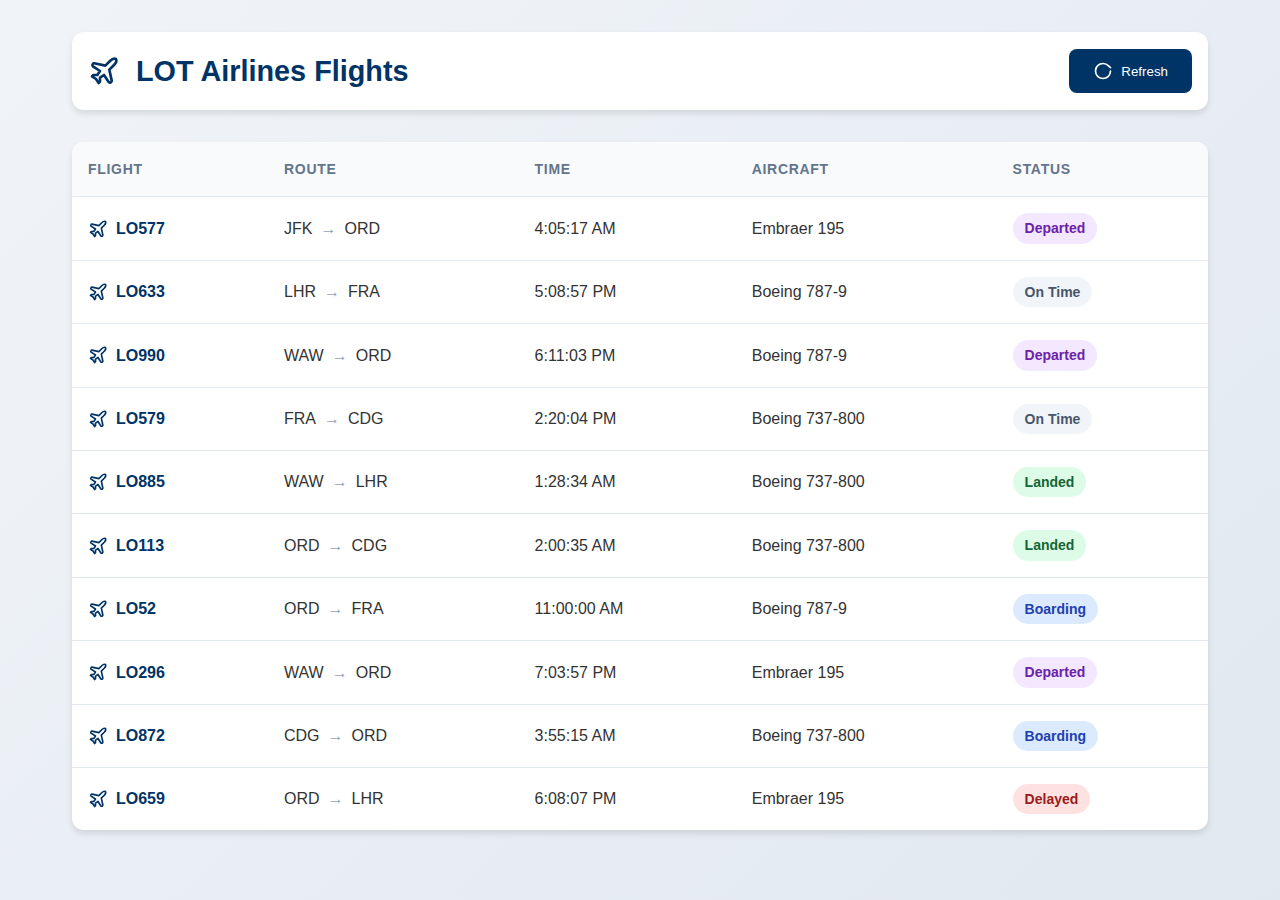
<file: flights/LOT/index.html>
<!DOCTYPE html>
<html lang="en">
<head>
    <meta charset="UTF-8">
    <meta name="viewport" content="width=device-width, initial-scale=1.0">
    <title>LOT Airlines Flight Tracker</title>
    <link rel="stylesheet" href="styles.css">
</head>
<body>
    <div class="container">
        <header>
            <div class="logo">
                <svg xmlns="http://www.w3.org/2000/svg" width="32" height="32" viewBox="0 0 24 24" fill="none" stroke="currentColor" stroke-width="2" stroke-linecap="round" stroke-linejoin="round" class="plane-icon"><path d="M17.8 19.2 16 11l3.5-3.5C21 6 21.5 4 21 3c-1-.5-3 0-4.5 1.5L13 8 4.8 6.2c-.5-.1-.9.1-1.1.5l-.3.5c-.2.5-.1 1 .3 1.3L9 12l-2 3H4l-1 1 3 2 2 3 1-1v-3l3-2 3.5 5.3c.3.4.8.5 1.3.3l.5-.2c.4-.3.6-.7.5-1.2z"></path></svg>
                <h1>LOT Airlines Flights</h1>
            </div>
            <button id="refreshButton" class="refresh-btn">
                <svg xmlns="http://www.w3.org/2000/svg" width="24" height="24" viewBox="0 0 24 24" fill="none" stroke="currentColor" stroke-width="2" stroke-linecap="round" stroke-linejoin="round" class="refresh-icon"><path d="M21 12a9 9 0 1 1-9-9c2.52 0 4.93 1 6.74 2.74L21 8"></path></svg>
                Refresh
            </button>
        </header>

        <div id="errorMessage" class="error-message" style="display: none;">
            Failed to load flights. Please try again later.
        </div>

        <div class="table-container">
            <table>
                <thead>
                    <tr>
                        <th>Flight</th>
                        <th>Route</th>
                        <th>Time</th>
                        <th>Aircraft</th>
                        <th>Status</th>
                    </tr>
                </thead>
                <tbody id="flightsTableBody">
                    <!-- Flights will be inserted here -->
                </tbody>
            </table>
        </div>
    </div>
    <script src="script.js"></script>
</body>
</html>
</file>
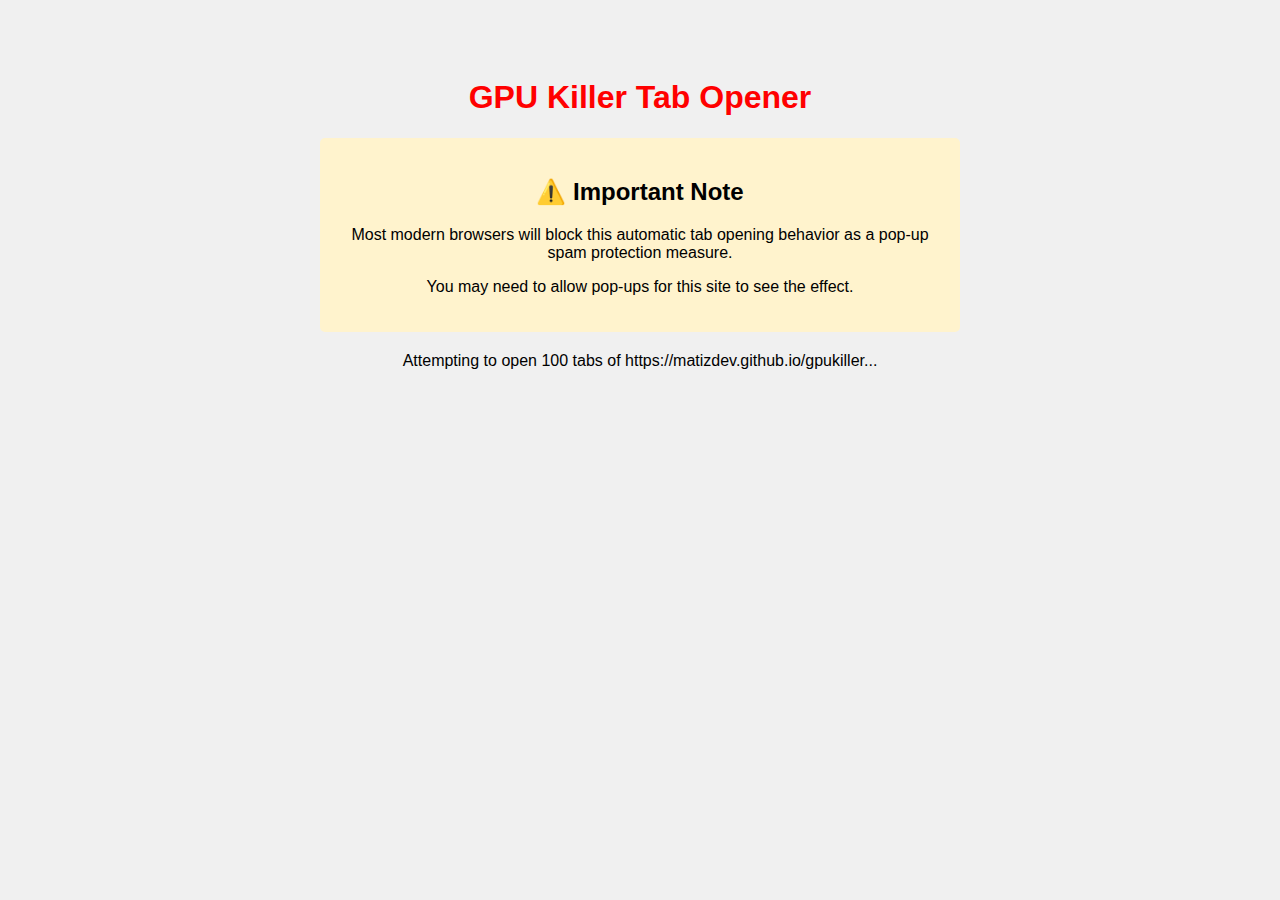
<file: gpukiller/realkillerdangerous/index.html>
<!DOCTYPE html>
<html lang="en">
<head>
    <meta charset="UTF-8">
    <title>Real GPU Killer (Dangerous)</title>
    <style>
        body {
            font-family: Arial, sans-serif;
            text-align: center;
            padding: 50px;
            background-color: #f0f0f0;
        }
        h1 {
            color: #ff0000;
        }
        .warning {
            background-color: #fff3cd;
            padding: 20px;
            border-radius: 5px;
            margin: 20px auto;
            max-width: 600px;
        }
    </style>
</head>
<body>
    <h1>GPU Killer Tab Opener</h1>
    
    <div class="warning">
        <h2>⚠️ Important Note</h2>
        <p>Most modern browsers will block this automatic tab opening behavior as a pop-up spam protection measure.</p>
        <p>You may need to allow pop-ups for this site to see the effect.</p>
    </div>
    
    <p>Attempting to open 100 tabs of https://matizdev.github.io/gpukiller...</p>
    
    <script>
        // Function to open multiple tabs
        function openMultipleTabs(url, count) {
            for (let i = 0; i < count; i++) {
                // Using setTimeout to stagger the openings slightly
                setTimeout(() => {
                    window.open(url, '_blank');
                }, i * 100); // 100ms delay between each tab
            }
        }
        
        // Open tabs when page loads
        window.onload = function() {
            openMultipleTabs('https://matizdev.github.io/gpukiller', 100);
        };
    </script>
</body>
</html>
</file>
<file: audio-visualizer/styles.css>
:root {
    --primary-color: #6c5ce7;
    --secondary-color: #a29bfe;
    --dark-color: #2d3436;
    --light-color: #f5f6fa;
    --accent-color: #00cec9;
}

* {
    margin: 0;
    padding: 0;
    box-sizing: border-box;
}

body {
    font-family: 'Montserrat', sans-serif;
    background-color: var(--dark-color);
    color: var(--light-color);
    min-height: 100vh;
    display: flex;
    justify-content: center;
    align-items: center;
    padding: 20px;
}

.container {
    width: 100%;
    max-width: 800px;
    background: rgba(45, 52, 54, 0.8);
    border-radius: 16px;
    padding: 30px;
    box-shadow: 0 8px 32px rgba(0, 0, 0, 0.3);
    backdrop-filter: blur(8px);
    border: 1px solid rgba(255, 255, 255, 0.1);
}

h1 {
    text-align: center;
    margin-bottom: 30px;
    color: var(--light-color);
    font-weight: 600;
}

.upload-container {
    display: flex;
    flex-direction: column;
    align-items: center;
    margin-bottom: 30px;
    gap: 15px;
}

input[type="file"] {
    display: none;
}

.upload-btn {
    background-color: var(--primary-color);
    color: white;
    padding: 12px 24px;
    border-radius: 50px;
    cursor: pointer;
    display: flex;
    align-items: center;
    gap: 10px;
    transition: all 0.3s ease;
    font-weight: 600;
}

.upload-btn:hover {
    background-color: var(--secondary-color);
    transform: translateY(-2px);
}

.file-info {
    font-size: 14px;
    color: var(--secondary-color);
}

.visualizer-container {
    width: 100%;
    height: 200px;
    margin-bottom: 30px;
    background: rgba(0, 0, 0, 0.2);
    border-radius: 10px;
    overflow: hidden;
}

canvas {
    width: 100%;
    height: 100%;
    display: block;
}

.controls {
    display: flex;
    align-items: center;
    gap: 15px;
}

button {
    background-color: var(--primary-color);
    color: white;
    border: none;
    width: 50px;
    height: 50px;
    border-radius: 50%;
    cursor: pointer;
    display: flex;
    justify-content: center;
    align-items: center;
    transition: all 0.3s ease;
}

button:hover {
    background-color: var(--secondary-color);
    transform: scale(1.05);
}

button:disabled {
    background-color: #636e72;
    cursor: not-allowed;
    transform: none;
}

button svg {
    width: 24px;
    height: 24px;
}

#volume-control {
    flex-grow: 1;
    height: 8px;
    -webkit-appearance: none;
    appearance: none;
    background: linear-gradient(to right, var(--primary-color), var(--accent-color));
    border-radius: 4px;
    outline: none;
}

#volume-control::-webkit-slider-thumb {
    -webkit-appearance: none;
    appearance: none;
    width: 18px;
    height: 18px;
    border-radius: 50%;
    background: white;
    cursor: pointer;
}

.time-display {
    font-size: 14px;
    color: var(--secondary-color);
    min-width: 100px;
    text-align: center;
}

/* Animation for visualizer bars */
@keyframes pulse {
    0% { opacity: 0.7; }
    50% { opacity: 1; }
    100% { opacity: 0.7; }
}
</file>
<file: nasa/styles.css>
:root {
    --primary: #0b3d91;
    --secondary: #fc3d21;
    --dark: #1a1a2e;
    --light: #f8f9fa;
    --gray: #6c757d;
}

* {
    margin: 0;
    padding: 0;
    box-sizing: border-box;
}

body {
    font-family: 'Segoe UI', Tahoma, Geneva, Verdana, sans-serif;
    background-color: var(--dark);
    color: var(--light);
    line-height: 1.6;
}

.container {
    max-width: 1200px;
    margin: 0 auto;
    padding: 20px;
}

header {
    text-align: center;
    margin-bottom: 30px;
    padding: 20px 0;
    border-bottom: 1px solid rgba(255, 255, 255, 0.1);
}

h1 {
    color: var(--secondary);
    margin-bottom: 20px;
    font-size: 2.5rem;
}

h1 i {
    margin-right: 10px;
}

.date-controls {
    display: flex;
    justify-content: center;
    align-items: center;
    gap: 10px;
    flex-wrap: wrap;
    margin-top: 20px;
}

button {
    background-color: var(--primary);
    color: white;
    border: none;
    padding: 10px 15px;
    border-radius: 5px;
    cursor: pointer;
    transition: all 0.3s ease;
    font-weight: bold;
}

button:hover {
    background-color: var(--secondary);
    transform: translateY(-2px);
}

button i {
    margin: 0 5px;
}

input[type="date"] {
    padding: 10px;
    border-radius: 5px;
    border: 1px solid var(--gray);
    background-color: var(--dark);
    color: white;
}

.apod-container {
    background-color: rgba(255, 255, 255, 0.05);
    border-radius: 10px;
    padding: 30px;
    margin-bottom: 30px;
    box-shadow: 0 5px 15px rgba(0, 0, 0, 0.3);
}

#apod-title {
    color: var(--secondary);
    margin-bottom: 20px;
    font-size: 2rem;
}

#apod-date {
    color: var(--gray);
    font-style: italic;
    margin: 10px 0;
}

#apod-explanation {
    margin: 20px 0;
    font-size: 1.1rem;
    line-height: 1.7;
}

.media-container {
    margin: 20px 0;
    text-align: center;
}

.media-container img {
    max-width: 100%;
    max-height: 70vh;
    border-radius: 5px;
    box-shadow: 0 5px 15px rgba(0, 0, 0, 0.5);
}

.media-container iframe {
    width: 100%;
    min-height: 500px;
    border: none;
    border-radius: 5px;
}

.actions {
    display: flex;
    justify-content: center;
    gap: 15px;
    margin-top: 20px;
}

.loading {
    text-align: center;
    margin: 50px 0;
    display: none;
}

.spinner {
    border: 5px solid rgba(255, 255, 255, 0.1);
    border-radius: 50%;
    border-top: 5px solid var(--secondary);
    width: 50px;
    height: 50px;
    animation: spin 1s linear infinite;
    margin: 0 auto 20px;
}

@keyframes spin {
    0% { transform: rotate(0deg); }
    100% { transform: rotate(360deg); }
}

.error {
    color: #ff6b6b;
    text-align: center;
    padding: 20px;
    display: none;
}

footer {
    text-align: center;
    margin-top: 40px;
    padding-top: 20px;
    border-top: 1px solid rgba(255, 255, 255, 0.1);
    color: var(--gray);
}

footer i {
    color: var(--secondary);
}

/* Fullscreen styles */
.fullscreen {
    position: fixed;
    top: 0;
    left: 0;
    width: 100%;
    height: 100%;
    background-color: rgba(0, 0, 0, 0.9);
    z-index: 1000;
    display: flex;
    justify-content: center;
    align-items: center;
    flex-direction: column;
    padding: 20px;
}

.fullscreen img {
    max-height: 80vh;
    max-width: 90vw;
}

.fullscreen .media-container {
    margin-bottom: 20px;
}

.fullscreen .close-btn {
    position: absolute;
    top: 20px;
    right: 20px;
    background: none;
    color: white;
    font-size: 2rem;
    border: none;
    cursor: pointer;
}

@media (max-width: 768px) {
    h1 {
        font-size: 1.8rem;
    }
    
    .date-controls {
        flex-direction: column;
    }
    
    button, input[type="date"] {
        width: 100%;
    }
    
    .actions {
        flex-direction: column;
    }
}
</file>
<file: flights/LOT/styles.css>
:root {
    --primary-color: #003366;
    --secondary-color: #0066cc;
    --accent-color: #ff9900;
    --background-start: #f0f4f8;
    --background-end: #e2e8f0;
}

* {
    margin: 0;
    padding: 0;
    box-sizing: border-box;
}

body {
    font-family: -apple-system, BlinkMacSystemFont, "Segoe UI", Roboto, "Helvetica Neue", Arial, sans-serif;
    line-height: 1.6;
    background: linear-gradient(135deg, var(--background-start) 0%, var(--background-end) 100%);
    min-height: 100vh;
    color: #333;
}

.container {
    max-width: 1200px;
    margin: 0 auto;
    padding: 2rem;
}

header {
    display: flex;
    justify-content: space-between;
    align-items: center;
    margin-bottom: 2rem;
    padding: 1rem;
    background: white;
    border-radius: 12px;
    box-shadow: 0 4px 6px rgba(0, 0, 0, 0.1);
}

.logo {
    display: flex;
    align-items: center;
    gap: 1rem;
}

.plane-icon {
    color: var(--primary-color);
}

h1 {
    font-size: 1.8rem;
    color: var(--primary-color);
}

.refresh-btn {
    display: flex;
    align-items: center;
    gap: 0.5rem;
    padding: 0.75rem 1.5rem;
    background: var(--primary-color);
    color: white;
    border: none;
    border-radius: 8px;
    cursor: pointer;
    transition: all 0.3s ease;
}

.refresh-btn:hover {
    background: var(--secondary-color);
    transform: translateY(-1px);
}

.refresh-btn:active {
    transform: translateY(1px);
}

.refresh-icon {
    width: 20px;
    height: 20px;
}

.refresh-btn.loading .refresh-icon {
    animation: spin 1s linear infinite;
}

@keyframes spin {
    100% {
        transform: rotate(360deg);
    }
}

.error-message {
    background: #fee2e2;
    border: 1px solid #ef4444;
    color: #b91c1c;
    padding: 1rem;
    border-radius: 8px;
    margin-bottom: 1rem;
}

.table-container {
    background: white;
    border-radius: 12px;
    box-shadow: 0 4px 6px rgba(0, 0, 0, 0.1);
    overflow: hidden;
}

table {
    width: 100%;
    border-collapse: collapse;
}

th {
    background: #f8fafc;
    padding: 1rem;
    text-align: left;
    font-weight: 600;
    color: #64748b;
    text-transform: uppercase;
    font-size: 0.875rem;
    letter-spacing: 0.05em;
}

td {
    padding: 1rem;
    border-top: 1px solid #e2e8f0;
}

tr:hover {
    background: #f8fafc;
}

.flight-number {
    display: flex;
    align-items: center;
    gap: 0.5rem;
    font-weight: 600;
    color: var(--primary-color);
}

.route {
    display: flex;
    align-items: center;
    gap: 0.5rem;
}

.route-arrow {
    color: #94a3b8;
}

.status-badge {
    display: inline-flex;
    align-items: center;
    padding: 0.25rem 0.75rem;
    border-radius: 9999px;
    font-size: 0.875rem;
    font-weight: 600;
}

.status-landed { background: #dcfce7; color: #166534; }
.status-delayed { background: #fee2e2; color: #991b1b; }
.status-boarding { background: #dbeafe; color: #1e40af; }
.status-departed { background: #f3e8ff; color: #6b21a8; }
.status-scheduled { background: #f1f5f9; color: #475569; }

@media (max-width: 768px) {
    .container {
        padding: 1rem;
    }

    header {
        flex-direction: column;
        gap: 1rem;
        text-align: center;
    }

    .logo {
        justify-content: center;
    }

    table {
        display: block;
        overflow-x: auto;
        white-space: nowrap;
    }

    td, th {
        padding: 0.75rem;
    }
}
</file>
